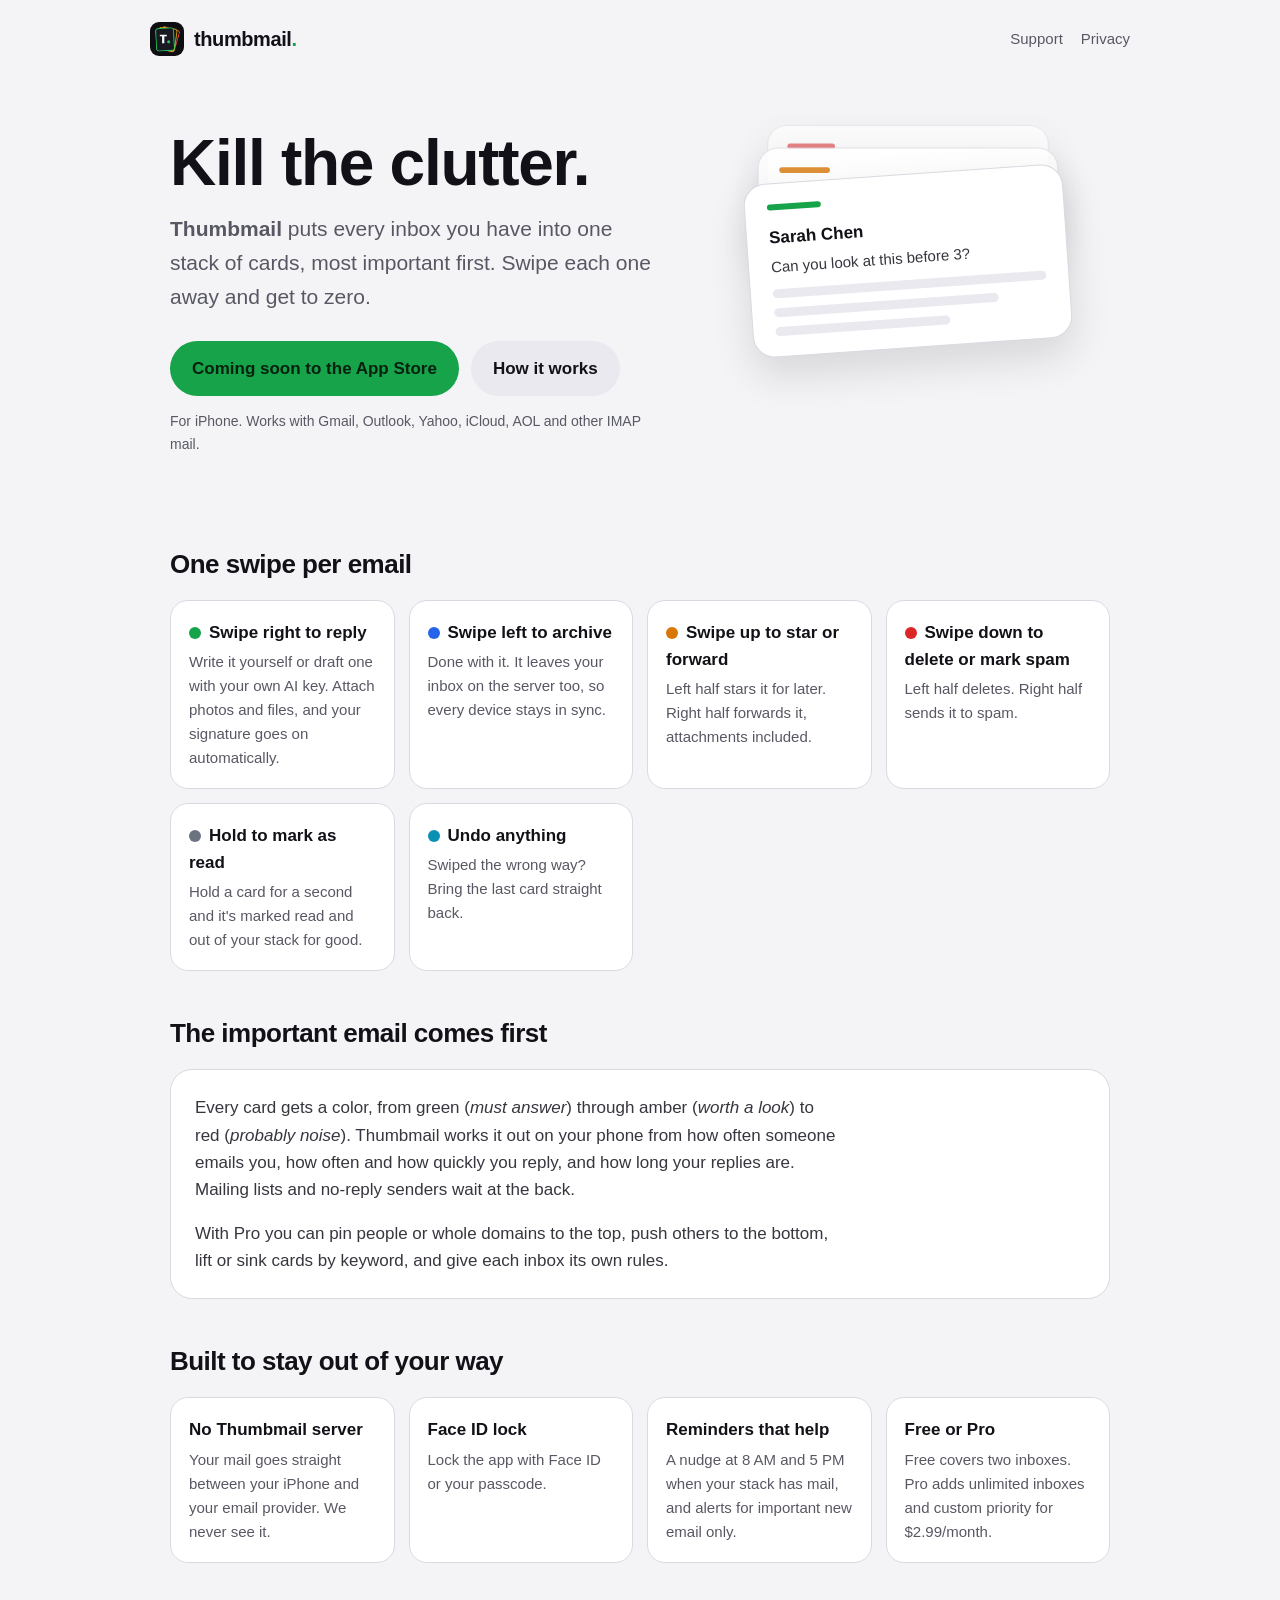
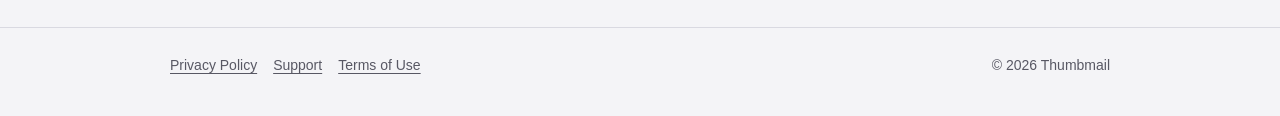
<file: index.html>
<!doctype html>
<html lang="en">
<head>
<meta charset="utf-8">
<meta name="viewport" content="width=device-width, initial-scale=1">
<title>Thumbmail: Kill the Clutter</title>
<meta name="description" content="Thumbmail is an iPhone email app that puts Gmail, Outlook and your other inboxes into one stack of cards. Swipe to reply, archive, star, forward or delete. Kill the clutter.">
<meta property="og:title" content="Thumbmail: Kill the Clutter">
<meta property="og:description" content="All your inboxes in one swipeable stack, most important first.">
<meta property="og:image" content="https://thumbmailapp.com/icon.png">
<meta property="og:url" content="https://thumbmailapp.com/">
<link rel="icon" href="/favicon.png">
<link rel="apple-touch-icon" href="/apple-touch-icon.png">
<link rel="stylesheet" href="/site.css">
</head>
<body>
<header class="wrap nav">
  <a class="brand" href="/"><img src="/icon.png" alt=""><span>thumbmail<span class="dot">.</span></span></a>
  <nav class="nav-links">
    <a href="/support.html">Support</a>
    <a href="/privacy.html">Privacy</a>
  </nav>
</header>

<main class="wrap">
  <section class="hero">
    <div>
      <h1>Kill the clutter.</h1>
      <p class="lede"><span class="wordmark">Thumbmail</span> puts every inbox you have into one stack of cards, most important first. Swipe each one away and get to zero.</p>
      <div class="cta">
        <span class="button">Coming soon to the App Store</span>
        <a class="button secondary" href="#how">How it works</a>
      </div>
      <p class="note">For iPhone. Works with Gmail, Outlook, Yahoo, iCloud, AOL and other IMAP mail.</p>
    </div>
    <div class="stack" aria-hidden="true">
      <div class="card c3"><div class="bar" style="background:var(--red)"></div><div class="from">Weekly Deals</div><div class="subject">48 hours only: everything must go</div></div>
      <div class="card c2"><div class="bar" style="background:var(--amber)"></div><div class="from">Calendar</div><div class="subject">Updated invitation: Thursday review</div></div>
      <div class="card c1"><div class="bar" style="background:var(--green)"></div><div class="from">Sarah Chen</div><div class="subject">Can you look at this before 3?</div><div class="lines"><span></span><span></span><span></span></div></div>
    </div>
  </section>

  <h2 id="how">One swipe per email</h2>
  <div class="grid">
    <div class="tile"><b><span class="chip" style="background:var(--green)"></span>Swipe right to reply</b><p>Write it yourself or draft one with your own AI key. Attach photos and files, and your signature goes on automatically.</p></div>
    <div class="tile"><b><span class="chip" style="background:var(--blue)"></span>Swipe left to archive</b><p>Done with it. It leaves your inbox on the server too, so every device stays in sync.</p></div>
    <div class="tile"><b><span class="chip" style="background:var(--amber)"></span>Swipe up to star or forward</b><p>Left half stars it for later. Right half forwards it, attachments included.</p></div>
    <div class="tile"><b><span class="chip" style="background:var(--red)"></span>Swipe down to delete or mark spam</b><p>Left half deletes. Right half sends it to spam.</p></div>
    <div class="tile"><b><span class="chip" style="background:var(--grey)"></span>Hold to mark as read</b><p>Hold a card for a second and it's marked read and out of your stack for good.</p></div>
    <div class="tile"><b><span class="chip" style="background:var(--cyan)"></span>Undo anything</b><p>Swiped the wrong way? Bring the last card straight back.</p></div>
  </div>

  <h2>The important email comes first</h2>
  <div class="panel">
    <p style="margin-top:0">Every card gets a color, from green (<em>must answer</em>) through amber (<em>worth a look</em>) to red (<em>probably noise</em>). Thumbmail works it out on your phone from how often someone emails you, how often and how quickly you reply, and how long your replies are. Mailing lists and no-reply senders wait at the back.</p>
    <p style="margin-bottom:0">With Pro you can pin people or whole domains to the top, push others to the bottom, lift or sink cards by keyword, and give each inbox its own rules.</p>
  </div>

  <h2>Built to stay out of your way</h2>
  <div class="grid">
    <div class="tile"><b>No Thumbmail server</b><p>Your mail goes straight between your iPhone and your email provider. We never see it.</p></div>
    <div class="tile"><b>Face ID lock</b><p>Lock the app with Face ID or your passcode.</p></div>
    <div class="tile"><b>Reminders that help</b><p>A nudge at 8 AM and 5 PM when your stack has mail, and alerts for important new email only.</p></div>
    <div class="tile"><b>Free or Pro</b><p>Free covers two inboxes. Pro adds unlimited inboxes and custom priority for $2.99/month.</p></div>
  </div>
</main>

<footer>
  <div class="wrap">
    <div><a href="/privacy.html">Privacy Policy</a><a href="/support.html">Support</a><a href="https://www.apple.com/legal/internet-services/itunes/dev/stdeula/">Terms of Use</a></div>
    <div>© 2026 Thumbmail</div>
  </div>
</footer>
</body>
</html>
</file>
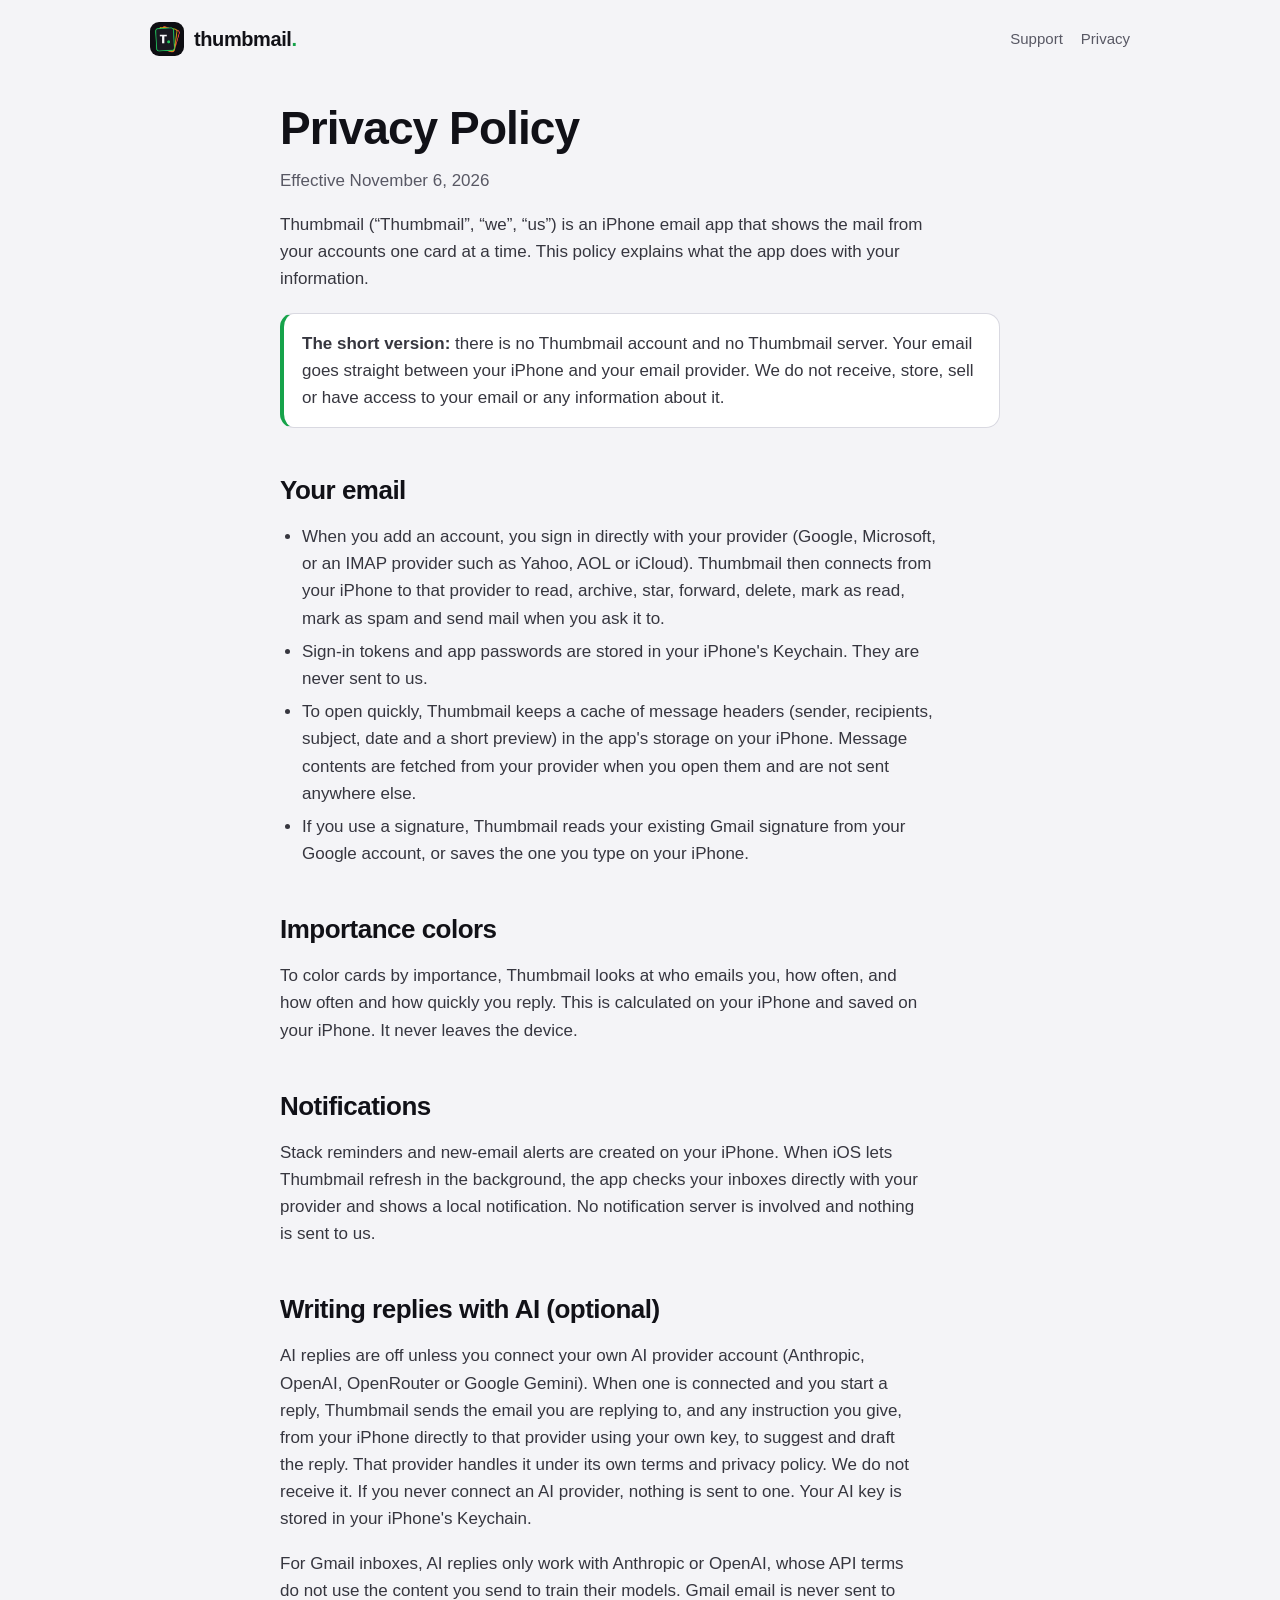
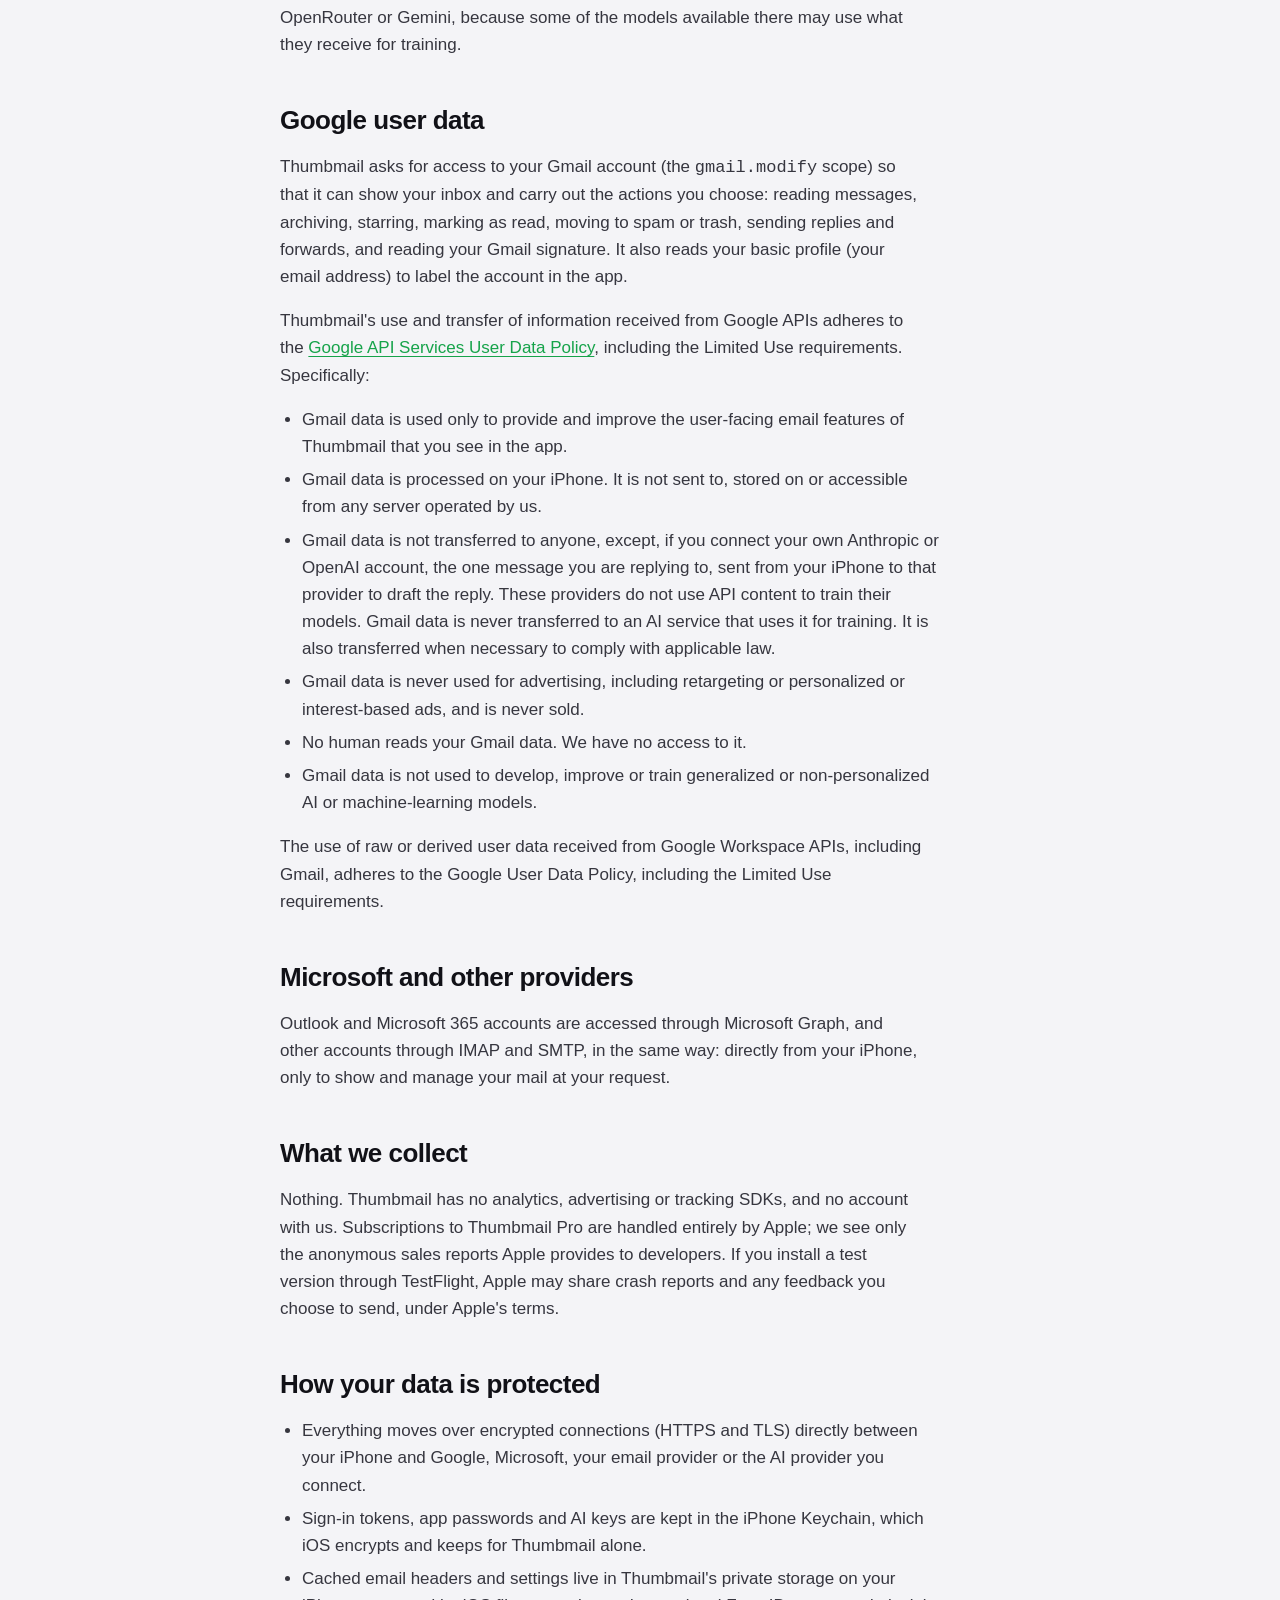
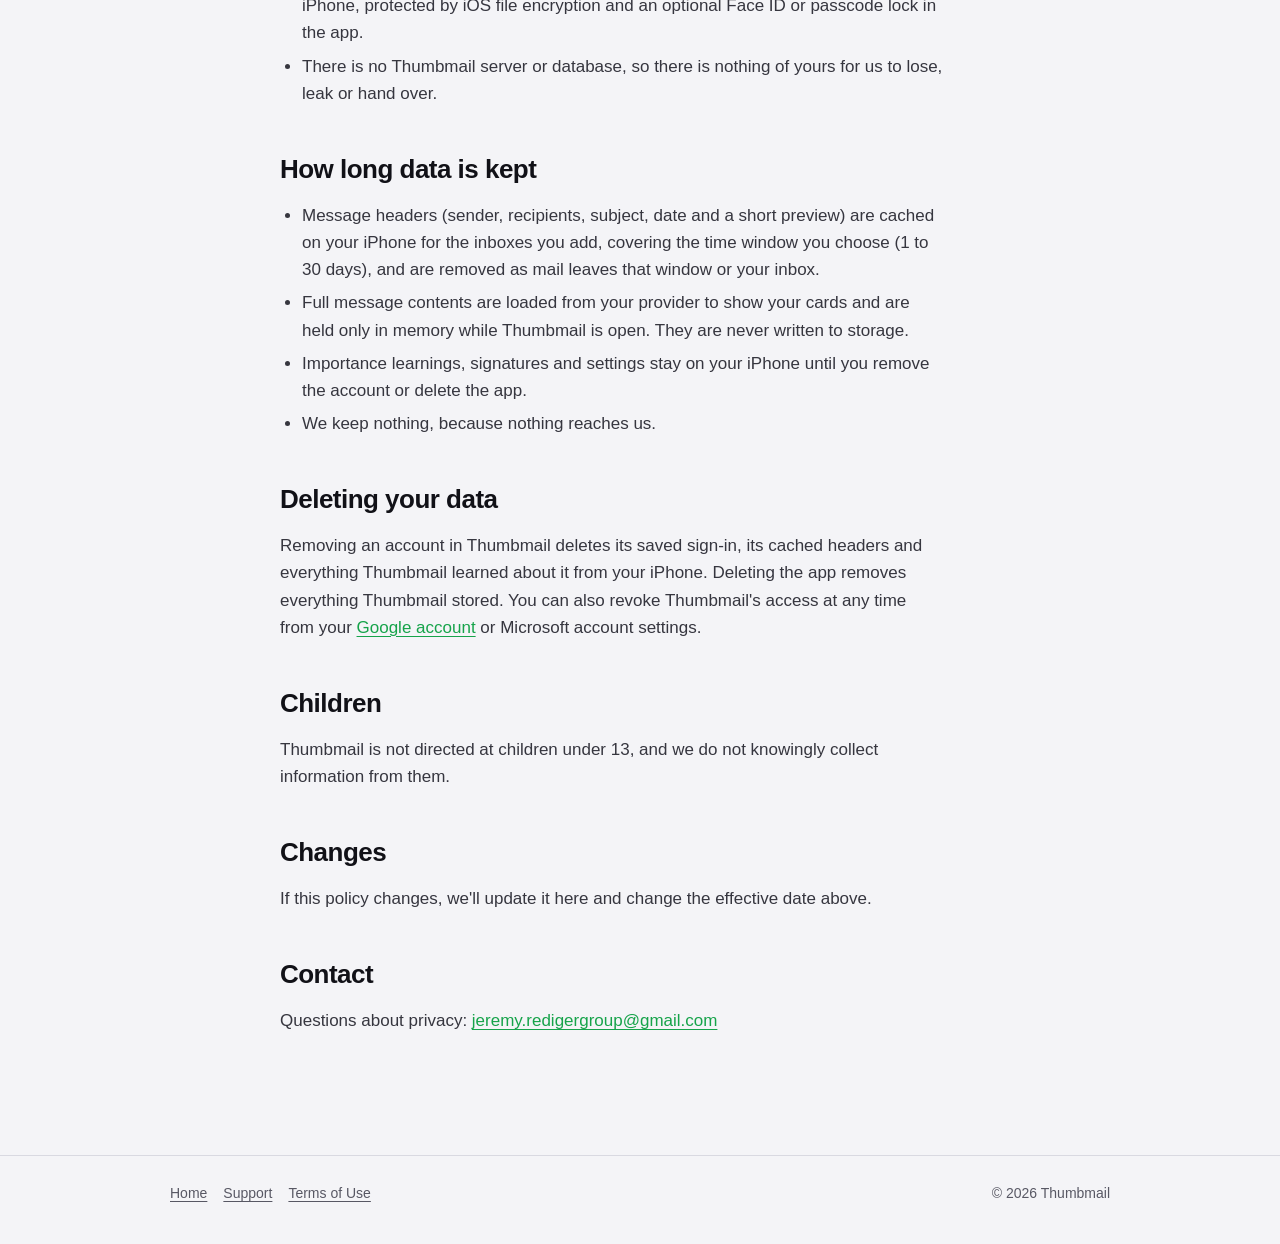
<file: privacy.html>
<!doctype html>
<html lang="en">
<head>
<meta charset="utf-8">
<meta name="viewport" content="width=device-width, initial-scale=1">
<title>Thumbmail Privacy Policy</title>
<meta name="description" content="How Thumbmail handles your email and data. There is no Thumbmail server: your mail stays between your iPhone and your email provider.">
<link rel="icon" href="/favicon.png">
<link rel="apple-touch-icon" href="/apple-touch-icon.png">
<link rel="stylesheet" href="/site.css">
</head>
<body>
<header class="wrap nav">
  <a class="brand" href="/"><img src="/icon.png" alt=""><span>thumbmail<span class="dot">.</span></span></a>
  <nav class="nav-links">
    <a href="/support.html">Support</a>
    <a href="/privacy.html">Privacy</a>
  </nav>
</header>

<main class="wrap doc">
  <h1>Privacy Policy</h1>
  <p class="meta">Effective November 6, 2026</p>

  <p>Thumbmail (“Thumbmail”, “we”, “us”) is an iPhone email app that shows the mail from your accounts one card at a time. This policy explains what the app does with your information.</p>

  <div class="callout"><strong>The short version:</strong> there is no Thumbmail account and no Thumbmail server. Your email goes straight between your iPhone and your email provider. We do not receive, store, sell or have access to your email or any information about it.</div>

  <h2>Your email</h2>
  <ul>
    <li>When you add an account, you sign in directly with your provider (Google, Microsoft, or an IMAP provider such as Yahoo, AOL or iCloud). Thumbmail then connects from your iPhone to that provider to read, archive, star, forward, delete, mark as read, mark as spam and send mail when you ask it to.</li>
    <li>Sign-in tokens and app passwords are stored in your iPhone's Keychain. They are never sent to us.</li>
    <li>To open quickly, Thumbmail keeps a cache of message headers (sender, recipients, subject, date and a short preview) in the app's storage on your iPhone. Message contents are fetched from your provider when you open them and are not sent anywhere else.</li>
    <li>If you use a signature, Thumbmail reads your existing Gmail signature from your Google account, or saves the one you type on your iPhone.</li>
  </ul>

  <h2>Importance colors</h2>
  <p>To color cards by importance, Thumbmail looks at who emails you, how often, and how often and how quickly you reply. This is calculated on your iPhone and saved on your iPhone. It never leaves the device.</p>

  <h2>Notifications</h2>
  <p>Stack reminders and new-email alerts are created on your iPhone. When iOS lets Thumbmail refresh in the background, the app checks your inboxes directly with your provider and shows a local notification. No notification server is involved and nothing is sent to us.</p>

  <h2>Writing replies with AI (optional)</h2>
  <p>AI replies are off unless you connect your own AI provider account (Anthropic, OpenAI, OpenRouter or Google Gemini). When one is connected and you start a reply, Thumbmail sends the email you are replying to, and any instruction you give, from your iPhone directly to that provider using your own key, to suggest and draft the reply. That provider handles it under its own terms and privacy policy. We do not receive it. If you never connect an AI provider, nothing is sent to one. Your AI key is stored in your iPhone's Keychain.</p>
  <p>For Gmail inboxes, AI replies only work with Anthropic or OpenAI, whose API terms do not use the content you send to train their models. Gmail email is never sent to OpenRouter or Gemini, because some of the models available there may use what they receive for training.</p>

  <h2 id="google">Google user data</h2>
  <p>Thumbmail asks for access to your Gmail account (the <code>gmail.modify</code> scope) so that it can show your inbox and carry out the actions you choose: reading messages, archiving, starring, marking as read, moving to spam or trash, sending replies and forwards, and reading your Gmail signature. It also reads your basic profile (your email address) to label the account in the app.</p>
  <p>Thumbmail's use and transfer of information received from Google APIs adheres to the <a href="https://developers.google.com/terms/api-services-user-data-policy">Google API Services User Data Policy</a>, including the Limited Use requirements. Specifically:</p>
  <ul>
    <li>Gmail data is used only to provide and improve the user-facing email features of Thumbmail that you see in the app.</li>
    <li>Gmail data is processed on your iPhone. It is not sent to, stored on or accessible from any server operated by us.</li>
    <li>Gmail data is not transferred to anyone, except, if you connect your own Anthropic or OpenAI account, the one message you are replying to, sent from your iPhone to that provider to draft the reply. These providers do not use API content to train their models. Gmail data is never transferred to an AI service that uses it for training. It is also transferred when necessary to comply with applicable law.</li>
    <li>Gmail data is never used for advertising, including retargeting or personalized or interest-based ads, and is never sold.</li>
    <li>No human reads your Gmail data. We have no access to it.</li>
    <li>Gmail data is not used to develop, improve or train generalized or non-personalized AI or machine-learning models.</li>
  </ul>
  <p>The use of raw or derived user data received from Google Workspace APIs, including Gmail, adheres to the Google User Data Policy, including the Limited Use requirements.</p>

  <h2>Microsoft and other providers</h2>
  <p>Outlook and Microsoft 365 accounts are accessed through Microsoft Graph, and other accounts through IMAP and SMTP, in the same way: directly from your iPhone, only to show and manage your mail at your request.</p>

  <h2>What we collect</h2>
  <p>Nothing. Thumbmail has no analytics, advertising or tracking SDKs, and no account with us. Subscriptions to Thumbmail Pro are handled entirely by Apple; we see only the anonymous sales reports Apple provides to developers. If you install a test version through TestFlight, Apple may share crash reports and any feedback you choose to send, under Apple's terms.</p>

  <h2>How your data is protected</h2>
  <ul>
    <li>Everything moves over encrypted connections (HTTPS and TLS) directly between your iPhone and Google, Microsoft, your email provider or the AI provider you connect.</li>
    <li>Sign-in tokens, app passwords and AI keys are kept in the iPhone Keychain, which iOS encrypts and keeps for Thumbmail alone.</li>
    <li>Cached email headers and settings live in Thumbmail's private storage on your iPhone, protected by iOS file encryption and an optional Face ID or passcode lock in the app.</li>
    <li>There is no Thumbmail server or database, so there is nothing of yours for us to lose, leak or hand over.</li>
  </ul>

  <h2>How long data is kept</h2>
  <ul>
    <li>Message headers (sender, recipients, subject, date and a short preview) are cached on your iPhone for the inboxes you add, covering the time window you choose (1 to 30 days), and are removed as mail leaves that window or your inbox.</li>
    <li>Full message contents are loaded from your provider to show your cards and are held only in memory while Thumbmail is open. They are never written to storage.</li>
    <li>Importance learnings, signatures and settings stay on your iPhone until you remove the account or delete the app.</li>
    <li>We keep nothing, because nothing reaches us.</li>
  </ul>

  <h2>Deleting your data</h2>
  <p>Removing an account in Thumbmail deletes its saved sign-in, its cached headers and everything Thumbmail learned about it from your iPhone. Deleting the app removes everything Thumbmail stored. You can also revoke Thumbmail's access at any time from your <a href="https://myaccount.google.com/permissions">Google account</a> or Microsoft account settings.</p>

  <h2>Children</h2>
  <p>Thumbmail is not directed at children under 13, and we do not knowingly collect information from them.</p>

  <h2>Changes</h2>
  <p>If this policy changes, we'll update it here and change the effective date above.</p>

  <h2>Contact</h2>
  <p>Questions about privacy: <a href="mailto:jeremy.redigergroup@gmail.com">jeremy.redigergroup@gmail.com</a></p>
</main>

<footer>
  <div class="wrap">
    <div><a href="/">Home</a><a href="/support.html">Support</a><a href="https://www.apple.com/legal/internet-services/itunes/dev/stdeula/">Terms of Use</a></div>
    <div>© 2026 Thumbmail</div>
  </div>
</footer>
</body>
</html>
</file>
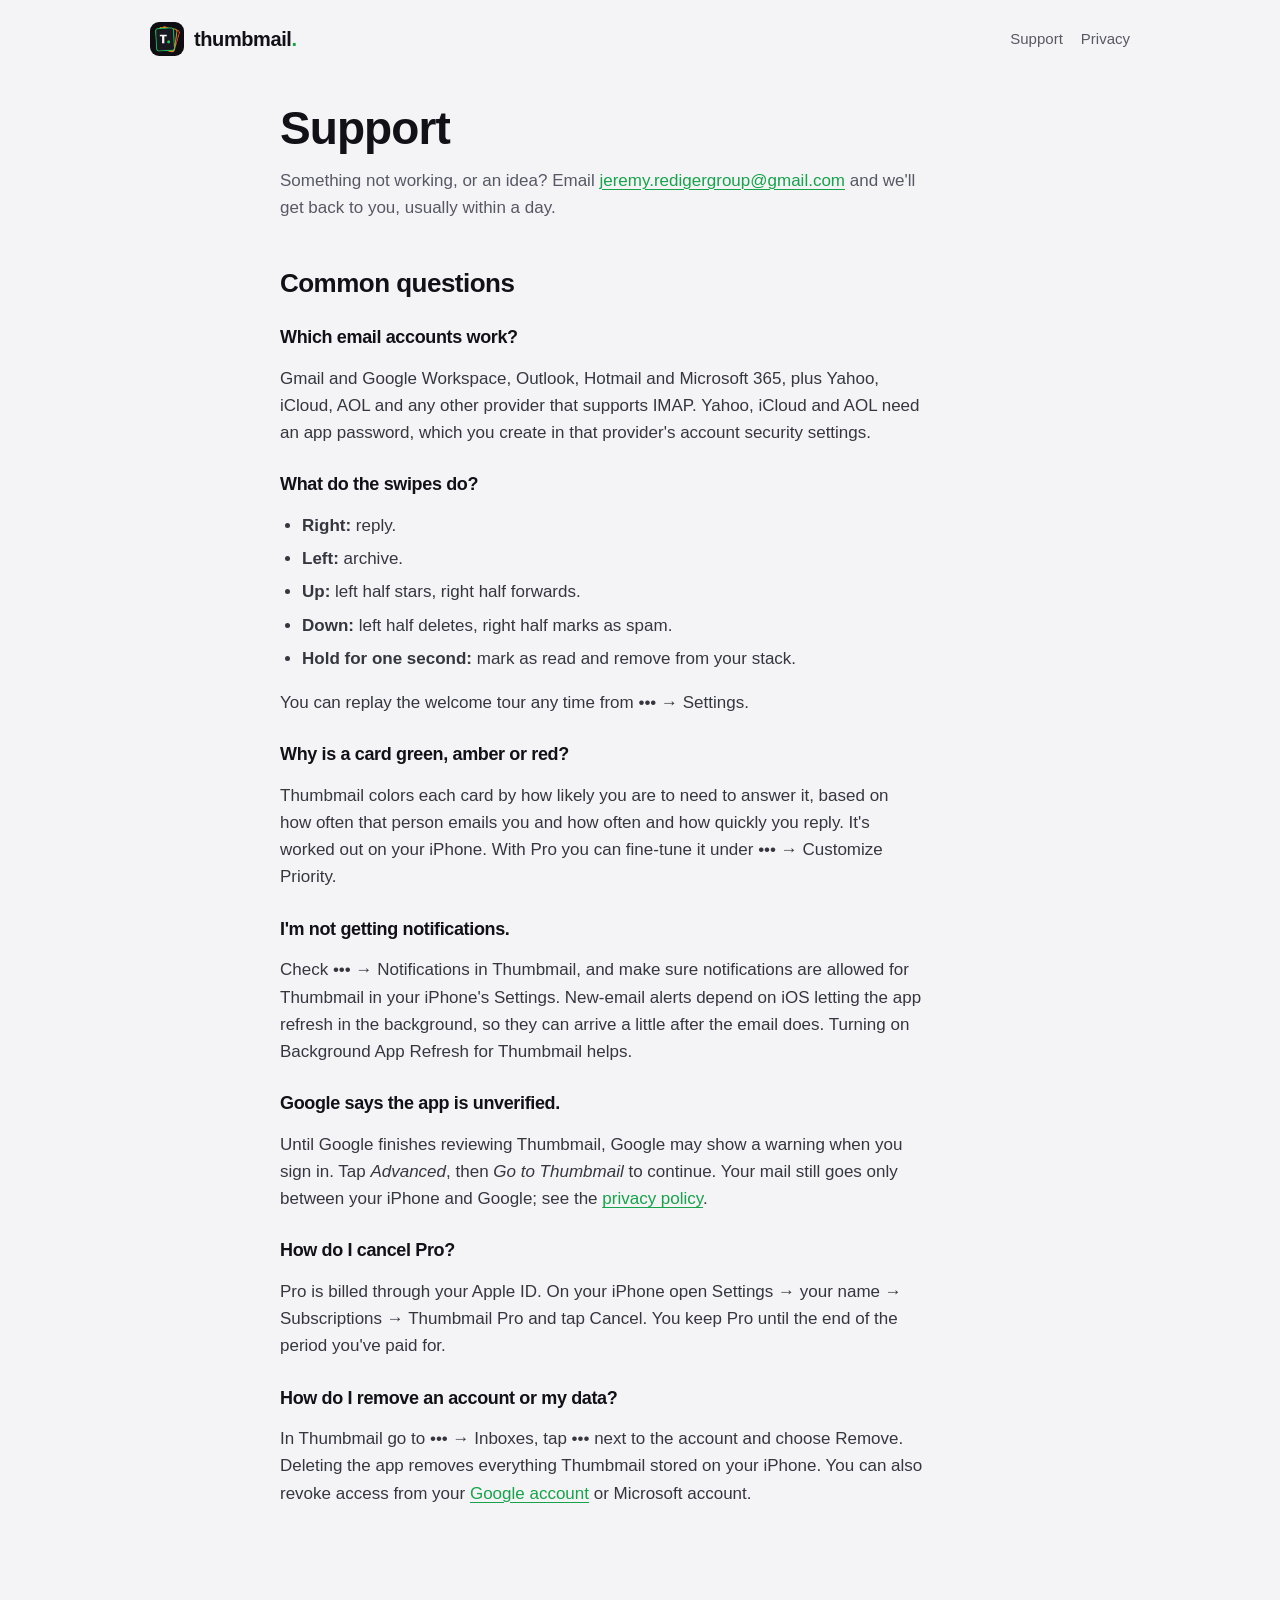
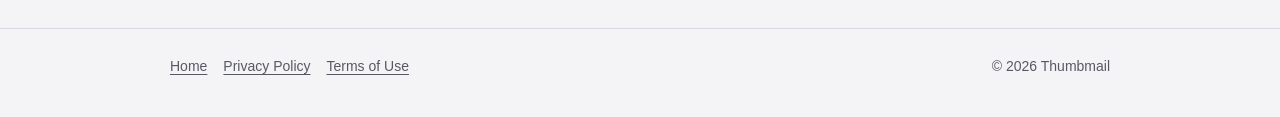
<file: support.html>
<!doctype html>
<html lang="en">
<head>
<meta charset="utf-8">
<meta name="viewport" content="width=device-width, initial-scale=1">
<title>Thumbmail Support</title>
<meta name="description" content="Help with Thumbmail: adding inboxes, swipes, priority colors, notifications and Pro.">
<link rel="icon" href="/favicon.png">
<link rel="apple-touch-icon" href="/apple-touch-icon.png">
<link rel="stylesheet" href="/site.css">
</head>
<body>
<header class="wrap nav">
  <a class="brand" href="/"><img src="/icon.png" alt=""><span>thumbmail<span class="dot">.</span></span></a>
  <nav class="nav-links">
    <a href="/support.html">Support</a>
    <a href="/privacy.html">Privacy</a>
  </nav>
</header>

<main class="wrap doc">
  <h1>Support</h1>
  <p class="meta">Something not working, or an idea? Email <a href="mailto:jeremy.redigergroup@gmail.com?subject=Thumbmail%20support">jeremy.redigergroup@gmail.com</a> and we'll get back to you, usually within a day.</p>

  <h2>Common questions</h2>

  <h3>Which email accounts work?</h3>
  <p>Gmail and Google Workspace, Outlook, Hotmail and Microsoft 365, plus Yahoo, iCloud, AOL and any other provider that supports IMAP. Yahoo, iCloud and AOL need an app password, which you create in that provider's account security settings.</p>

  <h3>What do the swipes do?</h3>
  <ul>
    <li><b>Right:</b> reply.</li>
    <li><b>Left:</b> archive.</li>
    <li><b>Up:</b> left half stars, right half forwards.</li>
    <li><b>Down:</b> left half deletes, right half marks as spam.</li>
    <li><b>Hold for one second:</b> mark as read and remove from your stack.</li>
  </ul>
  <p>You can replay the welcome tour any time from ••• → Settings.</p>

  <h3>Why is a card green, amber or red?</h3>
  <p>Thumbmail colors each card by how likely you are to need to answer it, based on how often that person emails you and how often and how quickly you reply. It's worked out on your iPhone. With Pro you can fine-tune it under ••• → Customize Priority.</p>

  <h3>I'm not getting notifications.</h3>
  <p>Check ••• → Notifications in Thumbmail, and make sure notifications are allowed for Thumbmail in your iPhone's Settings. New-email alerts depend on iOS letting the app refresh in the background, so they can arrive a little after the email does. Turning on Background App Refresh for Thumbmail helps.</p>

  <h3>Google says the app is unverified.</h3>
  <p>Until Google finishes reviewing Thumbmail, Google may show a warning when you sign in. Tap <em>Advanced</em>, then <em>Go to Thumbmail</em> to continue. Your mail still goes only between your iPhone and Google; see the <a href="/privacy.html">privacy policy</a>.</p>

  <h3>How do I cancel Pro?</h3>
  <p>Pro is billed through your Apple ID. On your iPhone open Settings → your name → Subscriptions → Thumbmail Pro and tap Cancel. You keep Pro until the end of the period you've paid for.</p>

  <h3>How do I remove an account or my data?</h3>
  <p>In Thumbmail go to ••• → Inboxes, tap ••• next to the account and choose Remove. Deleting the app removes everything Thumbmail stored on your iPhone. You can also revoke access from your <a href="https://myaccount.google.com/permissions">Google account</a> or Microsoft account.</p>
</main>

<footer>
  <div class="wrap">
    <div><a href="/">Home</a><a href="/privacy.html">Privacy Policy</a><a href="https://www.apple.com/legal/internet-services/itunes/dev/stdeula/">Terms of Use</a></div>
    <div>© 2026 Thumbmail</div>
  </div>
</footer>
</body>
</html>
</file>
<file: site.css>
:root {
  --bg: #F4F4F7;
  --surface: #FFFFFF;
  --raised: #E9E9EF;
  --line: #D9D9E1;
  --text: #111117;
  --body: #36363F;
  --muted: #585864;
  --green: #16A34A;
  --green-ink: #06210F;
  --blue: #2563EB;
  --amber: #D97706;
  --red: #DC2626;
  --cyan: #0891B2;
  --grey: #6B7280;
}
@media (prefers-color-scheme: dark) {
  :root {
    --bg: #0D0D12;
    --surface: #16161E;
    --raised: #20202A;
    --line: #2A2A35;
    --text: #F5F5F7;
    --body: #C9C9D3;
    --muted: #A1A1AD;
    --green: #22C55E;
    --blue: #60A5FA;
    --amber: #F59E0B;
    --red: #EF4444;
    --cyan: #22D3EE;
    --grey: #9CA3AF;
  }
}
* { box-sizing: border-box; }
html { -webkit-text-size-adjust: 100%; }
body {
  margin: 0;
  background: var(--bg);
  color: var(--body);
  font: 17px/1.6 -apple-system, BlinkMacSystemFont, "SF Pro Text", "Segoe UI", Roboto, Helvetica, Arial, sans-serif;
}
a { color: var(--green); text-decoration-thickness: 1px; text-underline-offset: 3px; }
h1, h2, h3 { color: var(--text); line-height: 1.15; letter-spacing: -0.02em; }
h1 { font-size: clamp(40px, 8vw, 64px); margin: 0 0 12px; font-weight: 800; }
h2 { font-size: 26px; margin: 48px 0 12px; }
h3 { font-size: 18px; margin: 28px 0 6px; }
p, li { max-width: 68ch; }

.wrap { max-width: 980px; margin: 0 auto; padding: 0 20px; }
.nav { display: flex; align-items: center; justify-content: space-between; gap: 16px; padding: 22px 0; }
.brand { display: flex; align-items: center; gap: 10px; color: var(--text); text-decoration: none; font-weight: 800; font-size: 20px; letter-spacing: -0.02em; }
.brand img { width: 34px; height: 34px; border-radius: 9px; }
.brand .dot, .wordmark .dot { color: var(--green); }
.nav-links { display: flex; gap: 18px; font-size: 15px; }
.nav-links a { color: var(--muted); text-decoration: none; }
.nav-links a:hover { color: var(--text); }

.hero { display: grid; grid-template-columns: 1.1fr 0.9fr; gap: 40px; align-items: center; padding: 40px 0 24px; }
.hero .lede { font-size: 21px; color: var(--muted); margin: 0 0 28px; }
.wordmark { font-weight: 800; }
.cta { display: flex; flex-wrap: wrap; gap: 12px; align-items: center; }
.button { display: inline-block; background: var(--green); color: var(--green-ink); font-weight: 700; text-decoration: none; padding: 14px 22px; border-radius: 999px; }
.button.secondary { background: var(--raised); color: var(--text); }
.note { font-size: 14px; color: var(--muted); }

/* A little stack of cards, like the app */
.stack { position: relative; height: 360px; max-width: 320px; margin: 0 auto; width: 100%; }
.card { position: absolute; left: 0; right: 0; background: var(--surface); border: 1px solid var(--line); border-radius: 22px; padding: 20px 22px; box-shadow: 0 18px 40px rgba(0,0,0,0.12); }
.card .from { color: var(--text); font-weight: 700; }
.card .subject { color: var(--body); font-size: 15px; margin-top: 4px; }
.card .bar { height: 6px; border-radius: 3px; margin-bottom: 14px; width: 54px; }
.card.c3 { top: 0; transform: scale(0.88); opacity: 0.55; }
.card.c2 { top: 26px; transform: scale(0.94); opacity: 0.8; }
.card.c1 { top: 56px; transform: rotate(-4deg); }
.card .lines span { display: block; height: 9px; border-radius: 5px; background: var(--raised); margin-top: 10px; }
.card .lines span:nth-child(2) { width: 82%; }
.card .lines span:nth-child(3) { width: 64%; }

.grid { display: grid; grid-template-columns: repeat(auto-fit, minmax(210px, 1fr)); gap: 14px; margin-top: 20px; }
.tile { background: var(--surface); border: 1px solid var(--line); border-radius: 18px; padding: 18px; }
.tile b { display: block; color: var(--text); margin-bottom: 4px; }
.tile p { margin: 0; font-size: 15px; color: var(--muted); }
.chip { display: inline-block; width: 12px; height: 12px; border-radius: 50%; margin-right: 8px; vertical-align: -1px; }

.panel { background: var(--surface); border: 1px solid var(--line); border-radius: 22px; padding: 24px; margin-top: 20px; }

.doc { max-width: 760px; padding-bottom: 40px; }
.doc h1 { font-size: clamp(34px, 6vw, 46px); margin-top: 24px; }
.doc .meta { color: var(--muted); margin-top: 0; }
.doc ul { padding-left: 22px; }
.doc li { margin: 6px 0; }
.callout { background: var(--surface); border: 1px solid var(--line); border-left: 4px solid var(--green); border-radius: 14px; padding: 16px 18px; margin: 20px 0; }

footer { border-top: 1px solid var(--line); margin-top: 64px; padding: 26px 0 40px; font-size: 14px; color: var(--muted); }
footer .wrap { display: flex; flex-wrap: wrap; justify-content: space-between; gap: 12px; }
footer a { color: var(--muted); margin-right: 16px; }

@media (max-width: 760px) {
  .hero { grid-template-columns: 1fr; padding-top: 16px; }
  .stack { height: 300px; }
  .nav-links { gap: 14px; }
}
.card.c2 .from, .card.c2 .subject, .card.c3 .from, .card.c3 .subject { visibility: hidden; }
</file>
